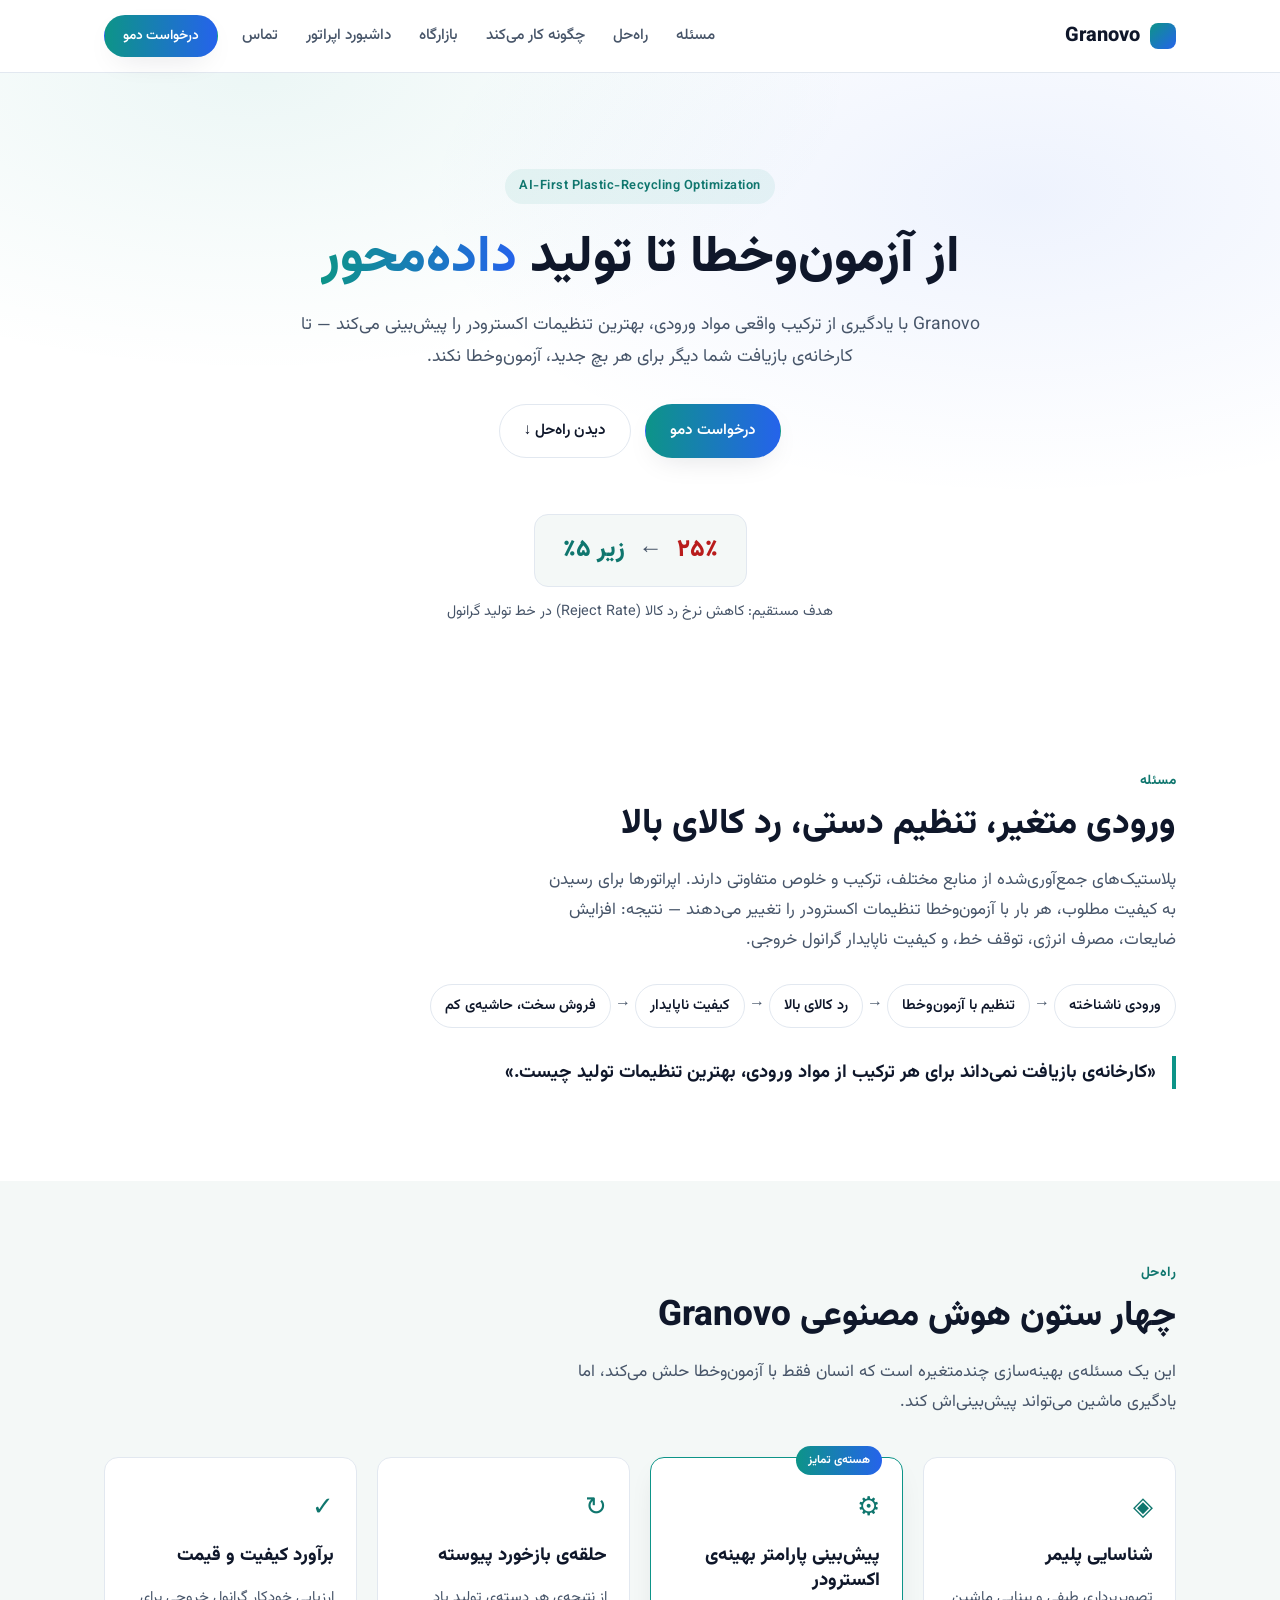
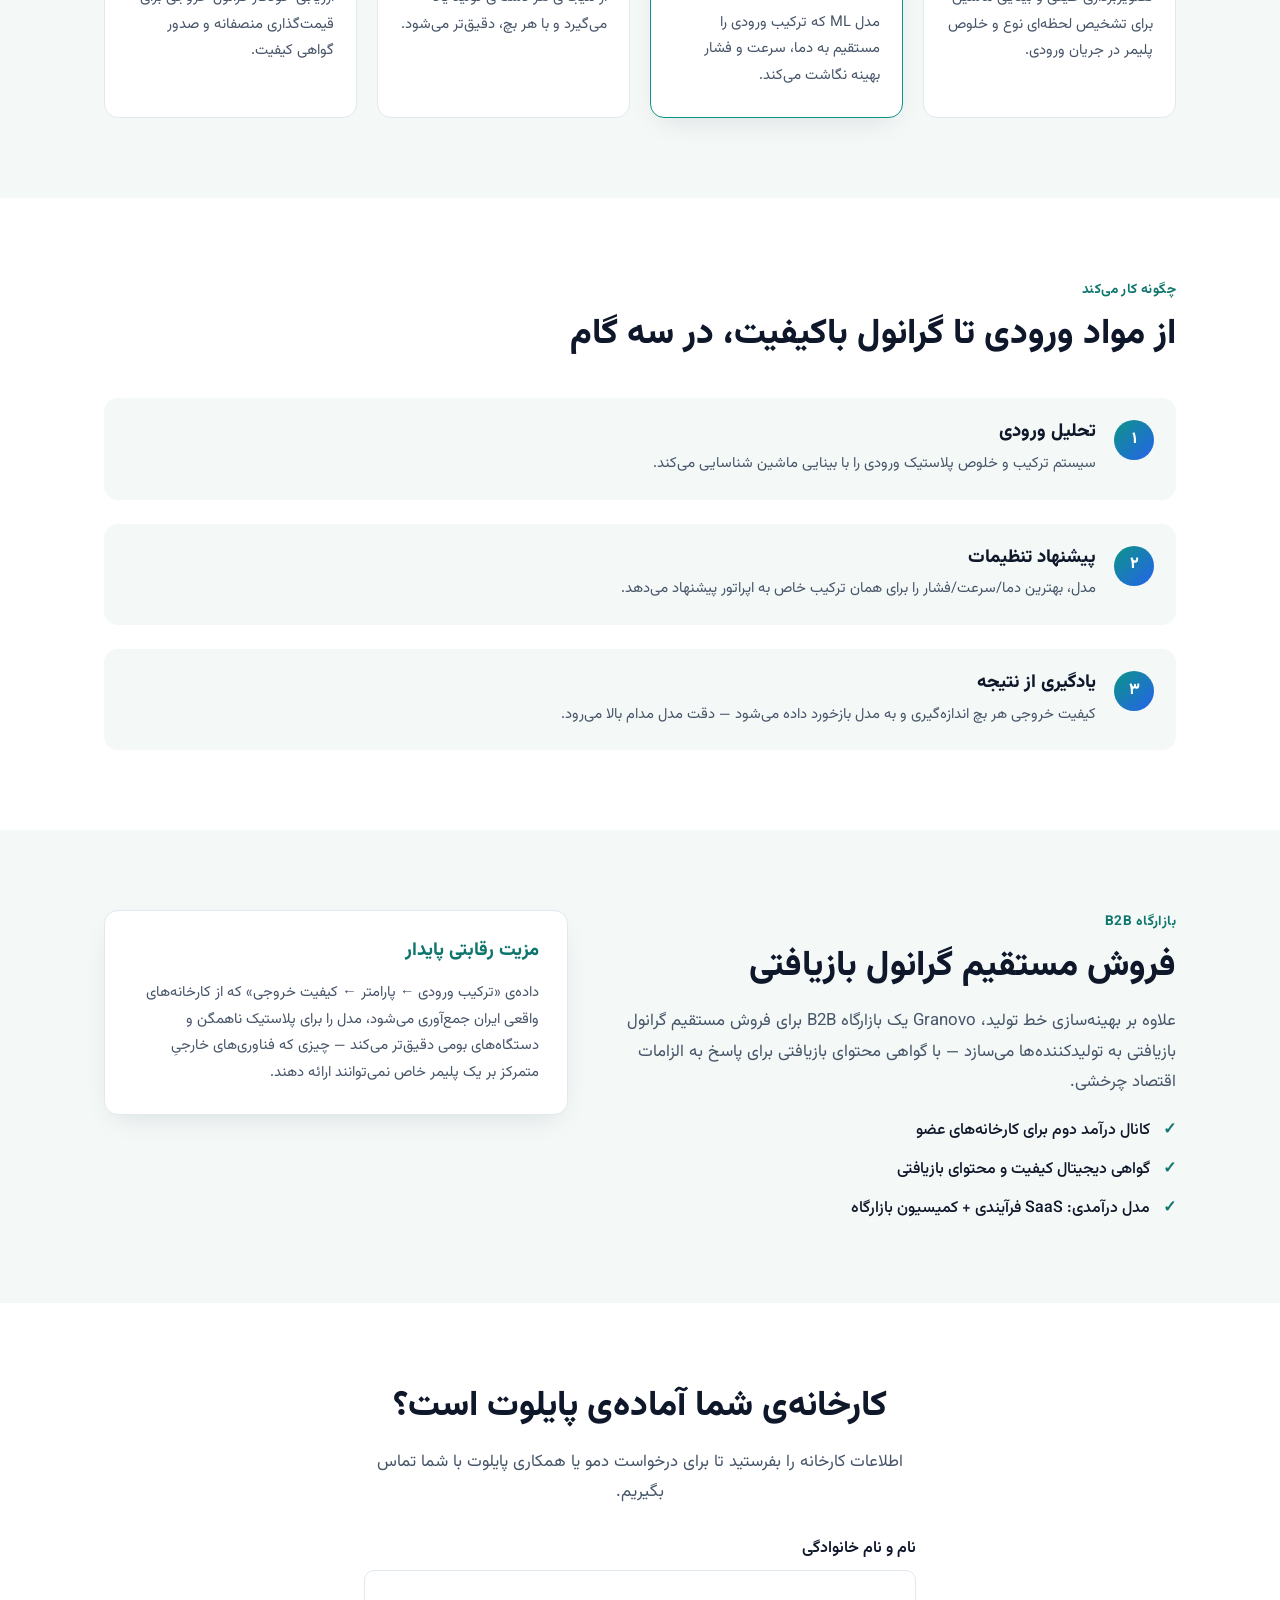
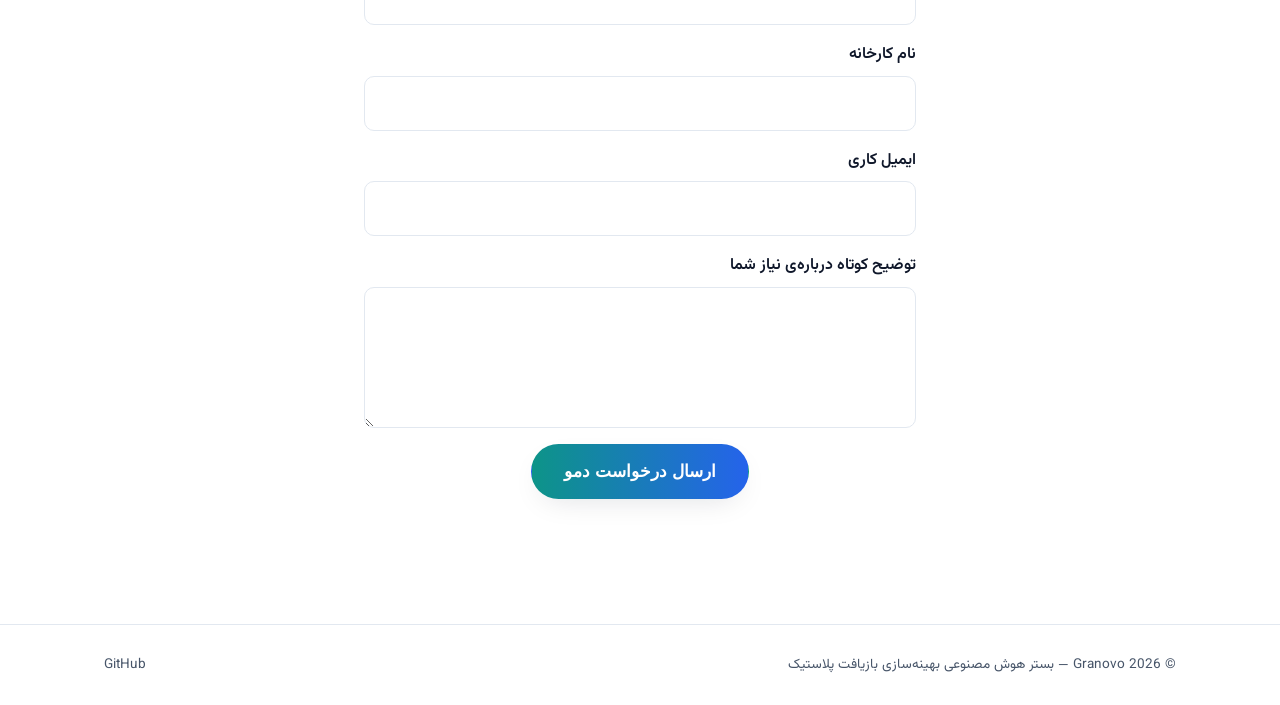
<file: landing/index.html>
<!DOCTYPE html>
<html lang="fa" dir="rtl">
<head>
<meta charset="UTF-8">
<meta name="viewport" content="width=device-width, initial-scale=1.0">
<title>Granovo — بستر هوش مصنوعی بهینه‌سازی بازیافت پلاستیک</title>
<meta name="description" content="Granovo با هوش مصنوعی، پارامتر بهینه‌ی تولید را برای هر ترکیب ورودی پیش‌بینی می‌کند تا رد کالا از ۲۵٪ به زیر ۵٪ برسد.">
<link rel="preconnect" href="https://fonts.googleapis.com">
<link rel="preconnect" href="https://fonts.gstatic.com" crossorigin>
<link href="https://fonts.googleapis.com/css2?family=Vazirmatn:wght@400;500;600;700;800&display=swap" rel="stylesheet">
<link rel="stylesheet" href="assets/style.css">
</head>
<body>

<header class="site-header">
  <div class="container header-inner">
    <a href="#" class="logo">
      <span class="logo-mark" aria-hidden="true"></span>
      Granovo
    </a>
    <nav class="nav" id="nav">
      <a href="#problem">مسئله</a>
      <a href="#solution">راه‌حل</a>
      <a href="#how">چگونه کار می‌کند</a>
      <a href="#marketplace">بازارگاه</a>
      <a href="/dashboard/">داشبورد اپراتور</a>
      <a href="#contact">تماس</a>
    </nav>
    <a href="#contact" class="btn btn-primary btn-sm">درخواست دمو</a>
    <button class="nav-toggle" id="navToggle" aria-label="باز کردن منو" aria-expanded="false">
      <span></span><span></span><span></span>
    </button>
  </div>
</header>

<main>

  <!-- Hero -->
  <section class="hero">
    <div class="container hero-inner">
      <p class="eyebrow">AI-First Plastic-Recycling Optimization</p>
      <h1>از آزمون‌وخطا تا تولید <span class="text-gradient">داده‌محور</span></h1>
      <p class="hero-sub">
        Granovo با یادگیری از ترکیب واقعی مواد ورودی، بهترین تنظیمات اکسترودر را پیش‌بینی می‌کند —
        تا کارخانه‌ی بازیافت شما دیگر برای هر بچ جدید، آزمون‌وخطا نکند.
      </p>
      <div class="hero-cta">
        <a href="#contact" class="btn btn-primary">درخواست دمو</a>
        <a href="#solution" class="btn btn-ghost">دیدن راه‌حل ↓</a>
      </div>

      <div class="hero-metric">
        <div class="metric-box">
          <span class="metric-from">۲۵٪</span>
          <span class="metric-arrow">←</span>
          <span class="metric-to">زیر ۵٪</span>
        </div>
        <p>هدف مستقیم: کاهش نرخ رد کالا (Reject Rate) در خط تولید گرانول</p>
      </div>
    </div>
  </section>

  <!-- Problem -->
  <section class="section" id="problem">
    <div class="container">
      <p class="section-eyebrow">مسئله</p>
      <h2>ورودی متغیر، تنظیم دستی، رد کالای بالا</h2>
      <p class="section-lead">
        پلاستیک‌های جمع‌آوری‌شده از منابع مختلف، ترکیب و خلوص متفاوتی دارند. اپراتورها برای رسیدن به
        کیفیت مطلوب، هر بار با آزمون‌وخطا تنظیمات اکسترودر را تغییر می‌دهند — نتیجه: افزایش ضایعات،
        مصرف انرژی، توقف خط، و کیفیت ناپایدار گرانول خروجی.
      </p>
      <div class="loop-diagram">
        <span>ورودی ناشناخته</span>
        <span class="loop-arrow">→</span>
        <span>تنظیم با آزمون‌وخطا</span>
        <span class="loop-arrow">→</span>
        <span>رد کالای بالا</span>
        <span class="loop-arrow">→</span>
        <span>کیفیت ناپایدار</span>
        <span class="loop-arrow">→</span>
        <span>فروش سخت، حاشیه‌ی کم</span>
      </div>
      <p class="problem-statement">
        «کارخانه‌ی بازیافت نمی‌داند برای هر ترکیب از مواد ورودی، بهترین تنظیمات تولید چیست.»
      </p>
    </div>
  </section>

  <!-- Solution / AI Columns -->
  <section class="section section-alt" id="solution">
    <div class="container">
      <p class="section-eyebrow">راه‌حل</p>
      <h2>چهار ستون هوش مصنوعی Granovo</h2>
      <p class="section-lead">
        این یک مسئله‌ی بهینه‌سازی چندمتغیره است که انسان فقط با آزمون‌وخطا حلش می‌کند، اما یادگیری
        ماشین می‌تواند پیش‌بینی‌اش کند.
      </p>

      <div class="cards-grid">
        <div class="card">
          <div class="card-icon" aria-hidden="true">◈</div>
          <h3>شناسایی پلیمر</h3>
          <p>تصویربرداری طیفی و بینایی ماشین برای تشخیص لحظه‌ای نوع و خلوص پلیمر در جریان ورودی.</p>
        </div>
        <div class="card card-highlight">
          <div class="card-badge">هسته‌ی تمایز</div>
          <div class="card-icon" aria-hidden="true">⚙</div>
          <h3>پیش‌بینی پارامتر بهینه‌ی اکسترودر</h3>
          <p>مدل ML که ترکیب ورودی را مستقیم به دما، سرعت و فشار بهینه نگاشت می‌کند.</p>
        </div>
        <div class="card">
          <div class="card-icon" aria-hidden="true">↻</div>
          <h3>حلقه‌ی بازخورد پیوسته</h3>
          <p>از نتیجه‌ی هر دسته‌ی تولید یاد می‌گیرد و با هر بچ، دقیق‌تر می‌شود.</p>
        </div>
        <div class="card">
          <div class="card-icon" aria-hidden="true">✓</div>
          <h3>برآورد کیفیت و قیمت</h3>
          <p>ارزیابی خودکار گرانول خروجی برای قیمت‌گذاری منصفانه و صدور گواهی کیفیت.</p>
        </div>
      </div>
    </div>
  </section>

  <!-- How it works -->
  <section class="section" id="how">
    <div class="container">
      <p class="section-eyebrow">چگونه کار می‌کند</p>
      <h2>از مواد ورودی تا گرانول باکیفیت، در سه گام</h2>

      <ol class="steps">
        <li>
          <span class="step-num">۱</span>
          <div>
            <h3>تحلیل ورودی</h3>
            <p>سیستم ترکیب و خلوص پلاستیک ورودی را با بینایی ماشین شناسایی می‌کند.</p>
          </div>
        </li>
        <li>
          <span class="step-num">۲</span>
          <div>
            <h3>پیشنهاد تنظیمات</h3>
            <p>مدل، بهترین دما/سرعت/فشار را برای همان ترکیب خاص به اپراتور پیشنهاد می‌دهد.</p>
          </div>
        </li>
        <li>
          <span class="step-num">۳</span>
          <div>
            <h3>یادگیری از نتیجه</h3>
            <p>کیفیت خروجی هر بچ اندازه‌گیری و به مدل بازخورد داده می‌شود — دقت مدل مدام بالا می‌رود.</p>
          </div>
        </li>
      </ol>
    </div>
  </section>

  <!-- Marketplace -->
  <section class="section section-alt" id="marketplace">
    <div class="container marketplace-inner">
      <div>
        <p class="section-eyebrow">بازارگاه B2B</p>
        <h2>فروش مستقیم گرانول بازیافتی</h2>
        <p class="section-lead">
          علاوه بر بهینه‌سازی خط تولید، Granovo یک بازارگاه B2B برای فروش مستقیم گرانول بازیافتی
          به تولیدکننده‌ها می‌سازد — با گواهی محتوای بازیافتی برای پاسخ به الزامات اقتصاد چرخشی.
        </p>
        <ul class="check-list">
          <li>کانال درآمد دوم برای کارخانه‌های عضو</li>
          <li>گواهی دیجیتال کیفیت و محتوای بازیافتی</li>
          <li>مدل درآمدی: SaaS فرآیندی + کمیسیون بازارگاه</li>
        </ul>
      </div>
      <div class="moat-box">
        <h3>مزیت رقابتی پایدار</h3>
        <p>
          داده‌ی «ترکیب ورودی ← پارامتر ← کیفیت خروجی» که از کارخانه‌های واقعی ایران جمع‌آوری می‌شود،
          مدل را برای پلاستیک ناهمگن و دستگاه‌های بومی دقیق‌تر می‌کند — چیزی که فناوری‌های خارجیِ
          متمرکز بر یک پلیمر خاص نمی‌توانند ارائه دهند.
        </p>
      </div>
    </div>
  </section>

  <!-- Contact -->
  <section class="section contact" id="contact">
    <div class="container contact-inner">
      <h2>کارخانه‌ی شما آماده‌ی پایلوت است؟</h2>
      <p class="section-lead">اطلاعات کارخانه را بفرستید تا برای درخواست دمو یا همکاری پایلوت با شما تماس بگیریم.</p>
      <form class="contact-form" id="contactForm">
        <label>
          نام و نام خانوادگی
          <input type="text" name="name" autocomplete="name" required>
        </label>
        <label>
          نام کارخانه
          <input type="text" name="company" autocomplete="organization" required>
        </label>
        <label>
          ایمیل کاری
          <input type="email" name="email" autocomplete="email" required>
        </label>
        <label>
          توضیح کوتاه درباره‌ی نیاز شما
          <textarea name="message" rows="4" required></textarea>
        </label>
        <button type="submit" class="btn btn-primary btn-lg">ارسال درخواست دمو</button>
        <p class="form-status" id="formStatus" role="status" aria-live="polite"></p>
      </form>
    </div>
  </section>

</main>

<footer class="site-footer">
  <div class="container footer-inner">
    <span>© <span id="year"></span> Granovo — بستر هوش مصنوعی بهینه‌سازی بازیافت پلاستیک</span>
    <a href="https://github.com/massoudsh/Granovo" target="_blank" rel="noopener">GitHub</a>
  </div>
</footer>

<script src="assets/script.js"></script>
</body>
</html>
</file>
<file: landing/assets/style.css>
:root {
  --teal: #0d9488;
  --teal-dark: #0f766e;
  --blue: #2563eb;
  --ink: #0f172a;
  --ink-soft: #475569;
  --bg: #ffffff;
  --bg-alt: #f4f8f7;
  --border: #e2e8f0;
  --radius: 14px;
  --max-w: 1120px;
  --shadow: 0 10px 30px -12px rgba(15, 23, 42, 0.15);
}

* { box-sizing: border-box; }

html { scroll-behavior: smooth; }

body {
  margin: 0;
  font-family: "Vazirmatn", Tahoma, sans-serif;
  color: var(--ink);
  background: var(--bg);
  line-height: 1.8;
}

.container {
  max-width: var(--max-w);
  margin: 0 auto;
  padding: 0 24px;
}

h1, h2, h3 { font-weight: 800; line-height: 1.35; margin: 0 0 16px; }
h2 { font-size: clamp(1.6rem, 3vw, 2.2rem); }
h3 { font-size: 1.15rem; }
p { color: var(--ink-soft); margin: 0 0 12px; }

a { color: inherit; text-decoration: none; }

.text-gradient {
  background: linear-gradient(90deg, var(--teal), var(--blue));
  -webkit-background-clip: text;
  background-clip: text;
  color: transparent;
}

/* Buttons */
.btn {
  display: inline-flex;
  align-items: center;
  gap: 8px;
  padding: 12px 24px;
  border-radius: 999px;
  font-weight: 600;
  font-size: 0.95rem;
  transition: transform 0.15s ease, box-shadow 0.15s ease, background 0.15s ease;
  border: 1px solid transparent;
  cursor: pointer;
}
.btn-primary {
  background: linear-gradient(90deg, var(--teal), var(--blue));
  color: #fff;
  box-shadow: var(--shadow);
}
.btn-primary:hover { transform: translateY(-2px); }
.btn-ghost {
  background: transparent;
  color: var(--ink);
  border-color: var(--border);
}
.btn-ghost:hover { background: var(--bg-alt); }
.btn-sm { padding: 8px 18px; font-size: 0.85rem; }
.btn-lg { padding: 16px 32px; font-size: 1.05rem; }

/* Header */
.site-header {
  position: sticky;
  top: 0;
  z-index: 50;
  background: rgba(255,255,255,0.85);
  backdrop-filter: blur(10px);
  border-bottom: 1px solid var(--border);
}
.header-inner {
  display: flex;
  align-items: center;
  gap: 24px;
  height: 72px;
}
.logo {
  display: flex;
  align-items: center;
  gap: 10px;
  font-weight: 800;
  font-size: 1.25rem;
  margin-left: auto;
}
.logo-mark {
  width: 26px;
  height: 26px;
  border-radius: 8px;
  background: linear-gradient(135deg, var(--teal), var(--blue));
  display: inline-block;
}
.nav {
  display: flex;
  gap: 28px;
  margin-right: auto;
}
.nav a { color: var(--ink-soft); font-weight: 500; font-size: 0.95rem; }
.nav a:hover { color: var(--teal-dark); }

.nav-toggle {
  display: none;
  flex-direction: column;
  gap: 5px;
  background: none;
  border: none;
  cursor: pointer;
  padding: 6px;
}
.nav-toggle span {
  width: 22px;
  height: 2px;
  background: var(--ink);
  border-radius: 2px;
}

/* Hero */
.hero {
  padding: 96px 0 64px;
  background:
    radial-gradient(600px 300px at 20% 0%, rgba(13,148,136,0.08), transparent),
    radial-gradient(600px 300px at 80% 20%, rgba(37,99,235,0.08), transparent);
}
.hero-inner { text-align: center; max-width: 760px; }
.eyebrow {
  display: inline-block;
  font-size: 0.8rem;
  letter-spacing: 0.04em;
  color: var(--teal-dark);
  background: rgba(13,148,136,0.08);
  padding: 6px 14px;
  border-radius: 999px;
  margin-bottom: 20px;
  font-weight: 600;
}
.hero h1 { font-size: clamp(2rem, 5vw, 3.2rem); }
.hero-sub { font-size: 1.1rem; margin-bottom: 32px; }
.hero-cta { display: flex; gap: 14px; justify-content: center; flex-wrap: wrap; margin-bottom: 56px; }

.hero-metric { display: flex; flex-direction: column; align-items: center; gap: 12px; }
.metric-box {
  display: flex;
  align-items: center;
  gap: 14px;
  font-weight: 800;
  font-size: 1.5rem;
  padding: 14px 28px;
  border-radius: var(--radius);
  background: var(--bg-alt);
  border: 1px solid var(--border);
}
.metric-from { color: #b91c1c; }
.metric-to { color: var(--teal-dark); }
.metric-arrow { color: var(--ink-soft); font-weight: 400; }
.hero-metric p { font-size: 0.9rem; margin: 0; }

/* Sections */
.section { padding: 80px 0; }
.section-alt { background: var(--bg-alt); }
.section-eyebrow {
  color: var(--teal-dark);
  font-weight: 700;
  font-size: 0.85rem;
  letter-spacing: 0.03em;
  margin-bottom: 8px;
}
.section-lead { max-width: 640px; font-size: 1.05rem; }

/* Problem loop */
.loop-diagram {
  display: flex;
  flex-wrap: wrap;
  gap: 8px 4px;
  align-items: center;
  margin: 28px 0;
  font-weight: 600;
}
.loop-diagram span:not(.loop-arrow) {
  background: #fff;
  border: 1px solid var(--border);
  padding: 8px 14px;
  border-radius: 999px;
  font-size: 0.9rem;
}
.loop-arrow { color: var(--ink-soft); font-weight: 400; }
.problem-statement {
  font-size: 1.15rem;
  font-weight: 700;
  color: var(--ink);
  border-right: 4px solid var(--teal);
  padding-right: 16px;
  margin-top: 24px;
}

/* Cards */
.cards-grid {
  display: grid;
  grid-template-columns: repeat(auto-fit, minmax(230px, 1fr));
  gap: 20px;
  margin-top: 40px;
}
.card {
  position: relative;
  background: #fff;
  border: 1px solid var(--border);
  border-radius: var(--radius);
  padding: 28px 22px;
  transition: transform 0.15s ease, box-shadow 0.15s ease;
}
.card:hover { transform: translateY(-4px); box-shadow: var(--shadow); }
.card-highlight { border-color: var(--teal); box-shadow: var(--shadow); }
.card-badge {
  position: absolute;
  top: -12px;
  right: 20px;
  background: linear-gradient(90deg, var(--teal), var(--blue));
  color: #fff;
  font-size: 0.72rem;
  padding: 4px 12px;
  border-radius: 999px;
  font-weight: 700;
}
.card-icon {
  font-size: 1.6rem;
  color: var(--teal-dark);
  margin-bottom: 12px;
}
.card p { font-size: 0.92rem; margin: 0; }

/* Steps */
.steps {
  list-style: none;
  padding: 0;
  margin: 40px 0 0;
  display: grid;
  gap: 24px;
}
.steps li {
  display: flex;
  gap: 18px;
  align-items: flex-start;
  background: var(--bg-alt);
  padding: 22px;
  border-radius: var(--radius);
}
.step-num {
  flex: none;
  width: 40px;
  height: 40px;
  display: flex;
  align-items: center;
  justify-content: center;
  border-radius: 50%;
  background: linear-gradient(135deg, var(--teal), var(--blue));
  color: #fff;
  font-weight: 800;
}
.steps h3 { margin-bottom: 6px; }
.steps p { margin: 0; font-size: 0.92rem; }

/* Marketplace */
.marketplace-inner {
  display: grid;
  grid-template-columns: 1.1fr 0.9fr;
  gap: 40px;
  align-items: start;
}
.check-list { list-style: none; padding: 0; margin: 20px 0 0; display: grid; gap: 10px; }
.check-list li {
  padding-right: 26px;
  position: relative;
  font-weight: 500;
  color: var(--ink);
}
.check-list li::before {
  content: "✓";
  position: absolute;
  right: 0;
  color: var(--teal-dark);
  font-weight: 800;
}
.moat-box {
  background: #fff;
  border: 1px solid var(--border);
  border-radius: var(--radius);
  padding: 28px;
  box-shadow: var(--shadow);
}
.moat-box h3 { color: var(--teal-dark); }
.moat-box p { font-size: 0.92rem; margin: 0; }

/* Contact */
.contact { text-align: center; }
.contact-inner { max-width: 600px; margin: 0 auto; }
.contact-form {
  display: grid;
  gap: 16px;
  margin-top: 28px;
  text-align: right;
}
.contact-form label { display: grid; gap: 6px; font-weight: 600; }
.contact-form input,
.contact-form textarea {
  width: 100%;
  border: 1px solid var(--border);
  border-radius: 10px;
  padding: 12px 14px;
  font: inherit;
  color: var(--ink);
  background: #fff;
}
.contact-form input:focus,
.contact-form textarea:focus {
  outline: 2px solid rgba(13,148,136,0.3);
  border-color: var(--teal);
}
.contact-form .btn { justify-self: center; }
.form-status { min-height: 1.8em; margin: 0; color: var(--teal-dark); }

/* Footer */
.site-footer {
  border-top: 1px solid var(--border);
  padding: 28px 0;
}
.footer-inner {
  display: flex;
  justify-content: space-between;
  flex-wrap: wrap;
  gap: 12px;
  font-size: 0.85rem;
  color: var(--ink-soft);
}
.footer-inner a:hover { color: var(--teal-dark); }

/* Responsive */
@media (max-width: 860px) {
  .marketplace-inner { grid-template-columns: 1fr; }
}

@media (max-width: 1000px) {
  .nav { display: none; }
  .nav-toggle { display: flex; }
  .header-inner .btn-sm { display: none; }
  .site-header.nav-open .nav {
    display: flex;
    flex-direction: column;
    position: absolute;
    top: 72px;
    right: 0;
    left: 0;
    background: #fff;
    padding: 20px 24px;
    border-bottom: 1px solid var(--border);
  }
}
</file>
